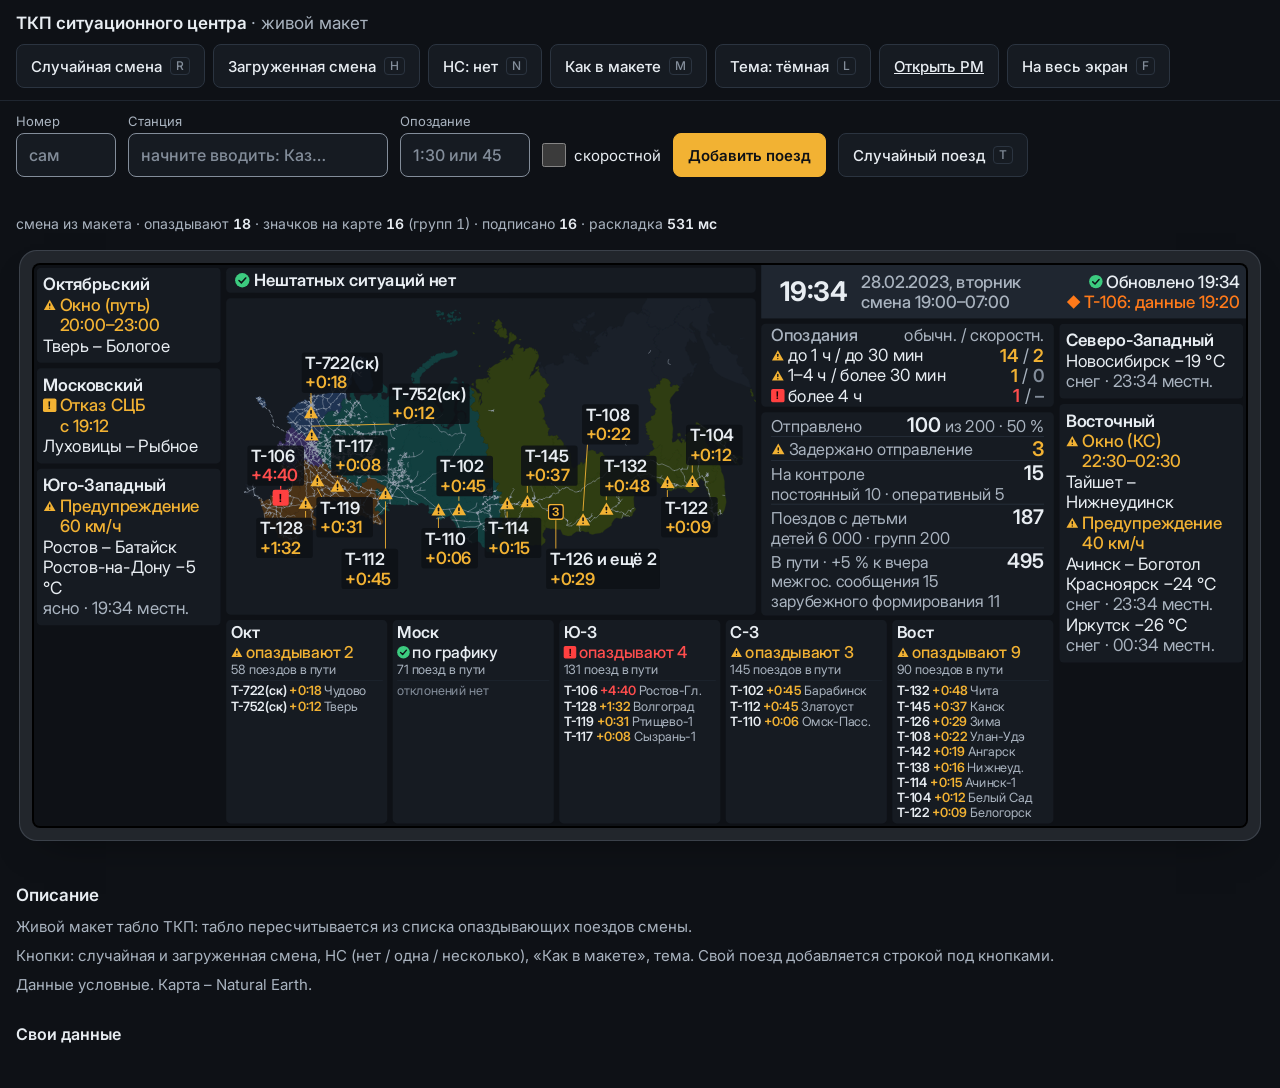
<file: index.html>
<!doctype html>
<html lang="ru">
<head>
<meta charset="utf-8">
<meta name="viewport" content="width=device-width, initial-scale=1">
<title>ТКП ситуационного центра&nbsp;– демо</title>
<meta name="description" content="Табло коллективного пользования ситуационного центра железной дороги: макет, который сам пересчитывается и раскладывает подписи при любых данных смены.">
<meta property="og:title" content="ТКП ситуационного центра – демо">
<meta property="og:description" content="Табло 5400×2500 собирается из данных смены: счётчики, колонки полигонов, карта и подписи поездов.">
<link rel="preconnect" href="https://fonts.googleapis.com">
<link rel="preconnect" href="https://fonts.gstatic.com" crossorigin>
<link href="https://fonts.googleapis.com/css2?family=Inter:wght@400;500;600;700&amp;display=block" rel="stylesheet">
<link rel="stylesheet" href="css/board.css">
<script>try{var t=new URLSearchParams(location.search).get("theme")||localStorage.getItem("tkp-theme");if(t==="light")document.documentElement.dataset.theme="light"}catch(e){}</script>
</head>
<body>
<header class="bar">
  <h1>ТКП ситуационного центра <span>· живой макет</span></h1>
  <div class="btns" role="group" aria-label="Управление">
    <button class="btn" id="rand" type="button">Случайная смена <kbd>R</kbd></button>
    <button class="btn" id="heavy" type="button" aria-pressed="false">Загруженная смена <kbd>H</kbd></button>
    <button class="btn" id="ns" type="button" aria-pressed="false"><span id="ns-txt">НС: нет</span> <kbd>N</kbd></button>
    <button class="btn" id="sample" type="button">Как в&nbsp;макете <kbd>M</kbd></button>
    <button class="btn" id="theme" type="button" aria-pressed="false"><span id="theme-txt">Тема: тёмная</span> <kbd>L</kbd></button>
    <a class="btn" href="rm.html" target="rm">Открыть РМ</a>
    <button class="btn" id="full" type="button">На&nbsp;весь экран <kbd>F</kbd></button>
  </div>
</header>
<form class="add" id="add" autocomplete="off" aria-label="Добавить поезд на табло">
  <label class="f f-id"><span>Номер</span><input id="a-id" placeholder="сам" maxlength="9"></label>
  <label class="f f-st"><span>Станция</span><input id="a-st" list="st-list" placeholder="начните вводить: Каз…"></label>
  <datalist id="st-list"></datalist>
  <label class="f f-dl"><span>Опоздание</span><input id="a-dl" placeholder="1:30 или 45"></label>
  <label class="chk"><input type="checkbox" id="a-sp"> скоростной</label>
  <button class="btn btn-acc" type="submit">Добавить поезд</button>
  <button class="btn" type="button" id="a-rand">Случайный поезд <kbd>T</kbd></button>
  <p class="add-msg" id="a-msg" aria-live="polite"></p>
  <div class="chips" id="a-list"></div>
</form>
<p class="stat" id="stat" aria-live="polite">Загрузка…</p>
<main class="stage">
  <div class="board-wrap" id="wrap"><div class="board" id="board"></div></div>
</main>
<section class="foot">
  <h2>Описание</h2>
  <p>Живой макет табло ТКП: табло пересчитывается из&nbsp;списка опаздывающих поездов смены.</p>
  <p>Кнопки: случайная и&nbsp;загруженная смена, НС (нет / одна / несколько), «Как в&nbsp;макете», тема. Свой поезд добавляется строкой под кнопками.</p>
  <p>Данные условные. Карта&nbsp;– Natural Earth.</p>
  <details>
    <summary>Свои данные</summary>
    <p>Смена в&nbsp;JSON. Обязательны <code>id</code>, <code>delay</code> (минуты) и&nbsp;станция из&nbsp;каталога или <code>"lat"</code>, <code>"lon"</code>.</p>
    <textarea id="json" spellcheck="false" aria-label="Данные смены в формате JSON"></textarea>
    <p><button class="btn" id="apply" type="button">Показать</button></p>
    <p class="err" id="err" hidden></p>
    <p><b>Каталог станций:</b> <span id="stations"></span></p>
  </details>
</section>
<!-- обычные скрипты, а не модули: так страница открывается и двойным кликом (file:///). Собираются tools/build.py из js/*.js -->
<script src="data/data.js"></script>
<script src="js/bundle.js"></script>
</body>
</html>
</file>
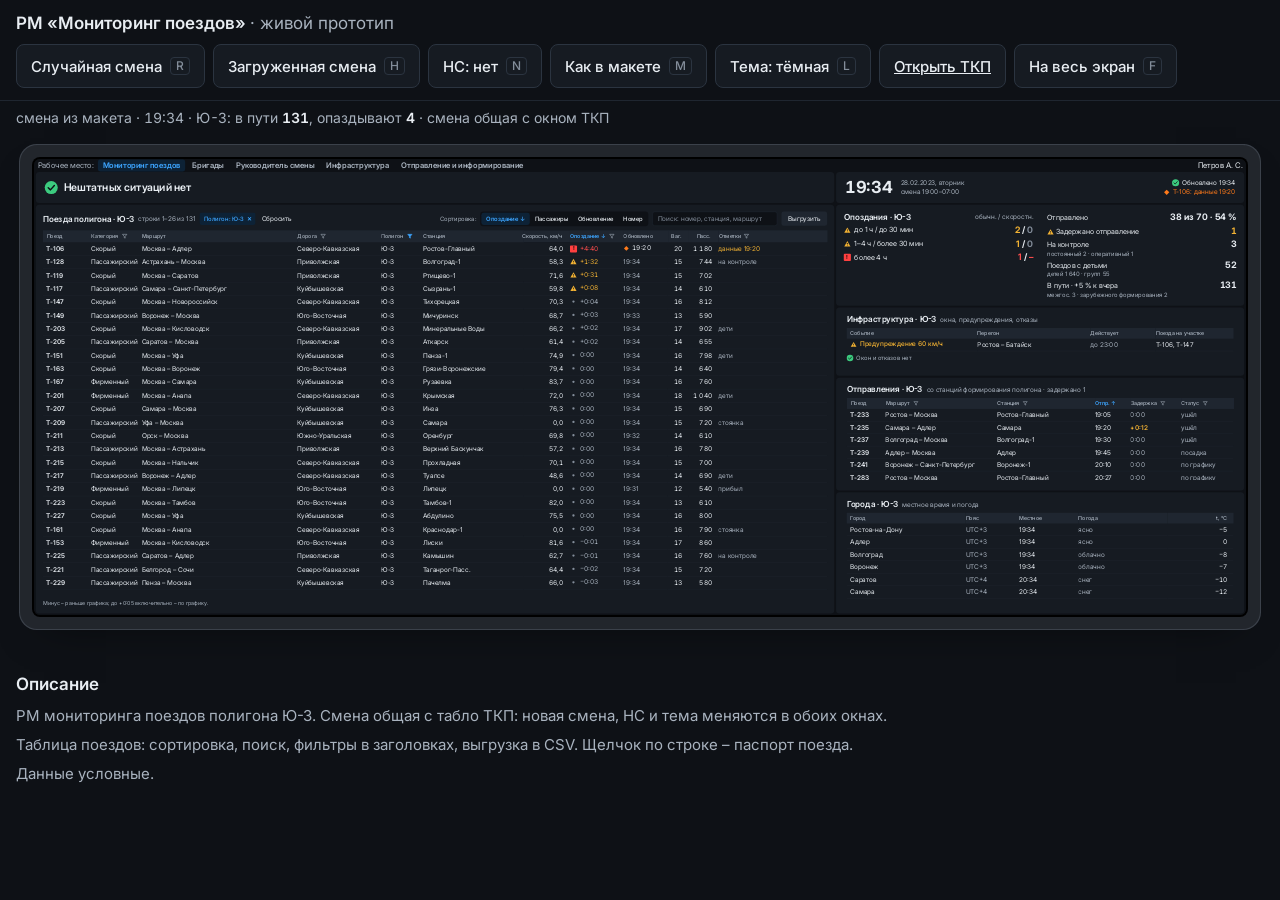
<file: rm.html>
<!doctype html>
<html lang="ru">
<head>
<meta charset="utf-8">
<meta name="viewport" content="width=device-width, initial-scale=1">
<title>РМ мониторинга поездов&nbsp;– живой прототип</title>
<meta name="description" content="Рабочее место «Мониторинг поездов полигона» ситуационного центра: таблица поездов, паспорт поезда, показатели полигона. Смена общая с табло ТКП.">
<link rel="preconnect" href="https://fonts.googleapis.com">
<link rel="preconnect" href="https://fonts.gstatic.com" crossorigin>
<link href="https://fonts.googleapis.com/css2?family=Inter:wght@400;500;600;700&amp;display=block" rel="stylesheet">
<link rel="stylesheet" href="css/board.css">
<link rel="stylesheet" href="css/rm.css">
<script>try{var t=new URLSearchParams(location.search).get("theme")||localStorage.getItem("tkp-theme");if(t==="light")document.documentElement.dataset.theme="light"}catch(e){}</script>
</head>
<body class="rm-page">
<header class="bar">
  <h1>РМ «Мониторинг поездов» <span>· живой прототип</span></h1>
  <div class="btns" role="group" aria-label="Управление сменой">
    <button class="btn" id="rand" type="button">Случайная смена <kbd>R</kbd></button>
    <button class="btn" id="heavy" type="button" aria-pressed="false">Загруженная смена <kbd>H</kbd></button>
    <button class="btn" id="ns" type="button" aria-pressed="false"><span id="ns-txt">НС: нет</span> <kbd>N</kbd></button>
    <button class="btn" id="sample" type="button">Как в&nbsp;макете <kbd>M</kbd></button>
    <button class="btn" id="theme" type="button" aria-pressed="false"><span id="theme-txt">Тема: тёмная</span> <kbd>L</kbd></button>
    <a class="btn" id="open-tkp" href="index.html" target="tkp">Открыть ТКП</a>
    <button class="btn" id="full" type="button">На&nbsp;весь экран <kbd>F</kbd></button>
  </div>
</header>
<p class="stat" id="stat" aria-live="polite">Загрузка…</p>
<main class="stage">
  <div class="board-wrap rm-wrap" id="wrap">
    <div class="rm" id="rm">
      <nav class="rm-top" aria-label="Рабочее место">
        <span class="rm-top-l">Рабочее место:</span>
        <a class="rm-tab on" data-role="trains" href="rm.html" aria-current="page">Мониторинг поездов</a>
        <a class="rm-tab" data-role="crews" href="rm.html?role=crews">Бригады</a>
        <a class="rm-tab" data-role="lead" href="rm.html?role=lead">Руководитель смены</a>
        <a class="rm-tab" data-role="infra" href="rm.html?role=infra">Инфраструктура</a>
        <a class="rm-tab" data-role="info" href="rm.html?role=info">Отправление и&nbsp;информирование</a>
        <span class="rm-user">Петров А.&nbsp;С.</span>
      </nav>
      <section class="p rm-alarm" id="alarm" aria-live="polite"></section>
      <section class="p rm-time" id="time" aria-label="Время и свежесть данных"></section>
      <section class="p rm-list" aria-labelledby="list-h">
        <div class="lh">
          <h2 id="list-h">Поезда полигона · <span id="list-poly">Ю-З</span></h2>
          <span class="sec" id="rows-info"></span>
          <span class="chips-f" id="chips"></span>
          <button type="button" class="link" id="reset">Сбросить</button>
          <span class="sort-l">Сортировка:</span>
          <div class="sort" role="group" aria-label="Сортировка" id="sort"></div>
          <input id="q" type="search" placeholder="Поиск: номер, станция, маршрут" aria-label="Поиск по номеру, станции, маршруту" autocomplete="off">
          <button type="button" class="pbtn" id="export">Выгрузить</button>
        </div>
        <div class="tbl" id="tbl" tabindex="-1">
          <table>
            <colgroup><col style="width:162px"><col style="width:170px"><col style="width:524px"><col style="width:283px"><col style="width:140px"><col style="width:339px"><col style="width:156px"><col style="width:180px"><col style="width:150px"><col style="width:70px"><col style="width:100px"><col style="width:366px"></colgroup>
            <thead id="th"></thead>
            <tbody id="tb"></tbody>
          </table>
        </div>
        <p class="note">Минус&nbsp;– раньше графика; до&nbsp;+0:05 включительно&nbsp;– по&nbsp;графику.</p>
      </section>
      <section class="p rm-late" id="late" aria-label="Опоздания и показатели полигона"></section>
      <div id="right"></div>
      <div class="fmenu" id="fmenu" hidden role="dialog" aria-label="Фильтр колонки"></div>
    </div>
  </div>
</main>
<section class="foot">
  <h2>Описание</h2>
  <p>РМ мониторинга поездов полигона Ю-З. Смена общая с&nbsp;табло ТКП: новая смена, НС и&nbsp;тема меняются в&nbsp;обоих окнах.</p>
  <p>Таблица поездов: сортировка, поиск, фильтры в&nbsp;заголовках, выгрузка в&nbsp;CSV. Щелчок по&nbsp;строке&nbsp;– паспорт поезда.</p>
  <p>Данные условные.</p>
</section>
<!-- обычные скрипты, а не модули: так страница открывается и двойным кликом (file:///). Собираются tools/build.py из js/*.js -->
<script src="data/data.js"></script>
<script src="js/rm-bundle.js"></script>
</body>
</html>
</file>
<file: css/board.css>
[hidden]{display:none!important}
:root{
  --bezel:#22262c; --bezel-edge:#3b414a;
  --bg:#0e1116; --panel:#161b22; --line:#1f2630; --line2:#2b3440;
  --text:#e8edf2; --sec:#a9b3bf; --mut:#838d9a;
  --amb:#f2b233; --red:#ff4d4d; --rbg:#1a0507; --green:#3ccb7f; --orange:#ff7a1a;
  /* значки (заливка и знак) отдельно от текста: в светлой теме текст темнее, чем заливка значка */
  --amb-mk:#f2b233; --red-mk:#ff4040; --green-mk:#3ccb7f; --orange-mk:#ff7a1a;
  --glyph-a:#0e1116; --glyph-r:#1a0507; --glyph-g:#0e1116; --on-amb:#0e1116;
  --ns-bg:#5a0f14; --pressed:#2a1013; --pressed-fg:#fff;
  --lbl-bg:rgba(14,17,22,.85); --lbl-ns-bg:rgba(26,5,7,.95);
  --ring:none; --ring-shadow:none;
  color-scheme:dark;
}
/* светлая тема – палитра светлых ТКП и РМ в Figma (контраст текста ≥ 4,5:1, значков ≥ 3:1) */
:root[data-theme="light"]{
  --bg:#f3f5f7; --panel:#ffffff; --line:#e4e8ed; --line2:#d3d9e0;
  --text:#14181e; --sec:#4a5562; --mut:#5c6672;
  --amb:#8a5600; --red:#c62828; --rbg:#fde7e7; --green:#15703f; --orange:#a84300;
  --amb-mk:#c48600; --red-mk:#d92d2d; --green-mk:#178a4c; --orange-mk:#c85000;
  --glyph-a:#fff; --glyph-r:#fff; --glyph-g:#fff; --on-amb:#fff;
  --ns-bg:#c62828; --pressed:#fde7e7; --pressed-fg:#14181e;
  --lbl-bg:rgba(243,245,247,.88); --lbl-ns-bg:rgba(253,231,231,.95);
  --ring:#fff; --ring-shadow:0 0 0 6px #fff;
  color-scheme:light;
}
*{box-sizing:border-box;margin:0}
html{background:var(--bg)}
body{background:var(--bg);color:var(--text);font-family:Inter,system-ui,sans-serif;-webkit-font-smoothing:antialiased}
::selection{background:var(--amb);color:var(--bg)}

/* ---------- обвязка демо ---------- */
.bar{display:flex;flex-wrap:wrap;gap:10px 16px;align-items:center;padding:12px 16px;border-bottom:1px solid var(--line)}
.bar h1{font-size:17px;font-weight:600;margin-right:auto;line-height:1.3}
.bar h1 span{color:var(--sec);font-weight:400}
.btns{display:flex;flex-wrap:wrap;gap:8px}
.btn{font:500 15px/1 Inter,system-ui,sans-serif;color:var(--text);background:var(--panel);border:1px solid var(--line2);
  border-radius:8px;padding:11px 14px;cursor:pointer;min-height:44px;display:inline-flex;gap:8px;align-items:center}
.btn:hover{border-color:var(--sec)}
.btn[aria-pressed="true"]{background:var(--pressed);border-color:var(--red);color:var(--pressed-fg)}
.btn kbd{font:inherit;font-size:12px;color:var(--mut);border:1px solid var(--line2);border-radius:4px;padding:2px 5px}
.btn:focus-visible,summary:focus-visible,textarea:focus-visible{outline:3px solid var(--amb);outline-offset:2px}
.add{display:flex;flex-wrap:wrap;gap:10px 12px;align-items:flex-end;padding:12px 16px 0}
.f{display:flex;flex-direction:column;gap:4px;font-size:13px;color:var(--sec)}
.f input{font:500 16px/1.2 Inter,system-ui,sans-serif;color:var(--text);background:var(--panel);border:1px solid var(--mut);
  border-radius:8px;padding:11px 12px;min-height:44px;caret-color:var(--amb)}
.f input::placeholder{color:var(--mut)}
.f input:focus-visible,.chk input:focus-visible{outline:3px solid var(--amb);outline-offset:1px}
.f-id input{width:100px} .f-st input{width:260px} .f-dl input{width:130px}
.f input[aria-invalid="true"]{border-color:var(--red)}
.chk{display:flex;align-items:center;gap:8px;min-height:44px;font-size:15px;color:var(--text);cursor:pointer}
.chk input{width:24px;height:24px;accent-color:var(--amb)}
.btn-acc{background:var(--amb);color:var(--on-amb);border-color:var(--amb);font-weight:600}
.btn-acc:hover{border-color:#fff}
.add-msg{flex-basis:100%;font-size:14px;color:var(--sec);min-height:20px}
.add-msg.bad{color:var(--red)} .add-msg b{color:var(--text);font-weight:600}
.chips{flex-basis:100%;display:flex;flex-wrap:wrap;gap:6px}
.chips:empty{display:none}
.chip{display:inline-flex;align-items:center;gap:6px;font-size:14px;background:var(--panel);border:1px solid var(--line2);border-radius:999px;padding:2px 4px 2px 12px}
.chip button{font:inherit;color:var(--sec);background:none;border:0;border-radius:999px;min-width:32px;min-height:32px;cursor:pointer}
.chip button:hover{color:var(--text);background:var(--line2)}
.chip button:focus-visible{outline:2px solid var(--amb)}
body.present .add{display:none}
@keyframes flash{0%,100%{outline-color:transparent}30%,70%{outline-color:var(--amb-mk)}}
.board .flash{outline:14px solid transparent;outline-offset:14px;border-radius:16px;animation:flash 1.2s ease-in-out 2}
@media (prefers-reduced-motion:reduce){.board .flash{animation:none;outline-color:var(--amb)}}
.stat{font-size:14px;color:var(--sec);padding:8px 16px 0;min-height:30px;font-variant-numeric:tabular-nums}
.stat b{color:var(--text);font-weight:600}
.stage{padding:28px 34px 36px}
/* рамка дисплея: корпус монитора тенью, размеры экрана не меняет (масштаб считается от clientWidth) */
.board-wrap{position:relative;width:100%;aspect-ratio:5400/2500;overflow:hidden;border-radius:6px;background:var(--bg);
  box-shadow:0 0 0 2px #000,0 0 0 14px var(--bezel),0 0 0 15px var(--bezel-edge),0 18px 40px -10px rgba(0,0,0,.55)}
.foot{padding:0 16px 32px;max-width:1100px;color:var(--sec);font-size:15px;line-height:1.55}
.foot h2{font-size:17px;color:var(--text);font-weight:600;margin:20px 0 6px}
.foot p+p{margin-top:6px}
.foot code{font-size:13px;color:var(--text)}
details{margin-top:16px}
summary{cursor:pointer;color:var(--text);font-weight:600;font-size:16px;min-height:44px;display:flex;align-items:center}
textarea{width:100%;min-height:320px;background:var(--panel);color:var(--text);border:1px solid var(--line2);border-radius:8px;
  padding:12px;font:13px/1.45 ui-monospace,Consolas,monospace;caret-color:var(--amb);border-color:var(--mut)}
.err{color:var(--red);margin-top:8px}
body.present .bar,body.present .stat,body.present .foot{display:none}
body.present .stage{padding:0}
body.present .board-wrap{border-radius:0;box-shadow:none}

/* ---------- табло 5400×2500 (координаты – px табло, как в Figma) ---------- */
.board{position:absolute;left:0;top:0;width:5400px;height:2500px;transform-origin:0 0;background:var(--bg);
  white-space:nowrap}
.board p{margin:0}
.z{position:absolute;background:var(--panel);border-radius:20px;overflow:hidden}
.row{display:flex;align-items:center}
.mk{flex:none;display:block}
.mk-r{display:inline-flex;align-items:center;justify-content:center;background:var(--red-mk);color:var(--glyph-r);font-weight:700;line-height:1}
.mk .b-a{fill:var(--amb-mk)} .mk .g-a{fill:var(--glyph-a)} .mk .b-g{fill:var(--green-mk)} .mk .g-g{stroke:var(--glyph-g)} .mk .b-o{fill:var(--orange-mk)}
svg.mk{overflow:visible}
/* светлая тема: значки на карте – с белой обводкой, иначе жёлтый к заливке полигона ниже 3:1 */
.map-mk .b-a{stroke:var(--ring);stroke-width:7;stroke-linejoin:round;paint-order:stroke}
span.map-mk.mk-r{box-shadow:var(--ring-shadow)}
:root[data-theme="light"] .z2-ns .mk-r{background:#fff;color:var(--ns-bg)}
#theme[aria-pressed="true"]{background:var(--panel);border-color:var(--line2);color:var(--text)}
.amb{color:var(--amb)} .red{color:var(--red)} .sec{color:var(--sec)} .mut{color:var(--mut)} .sb{font-weight:600}

.z1{left:3240px;top:0;width:2160px;height:238px;background:var(--line);border-radius:0}
/* как в Figma (Z1 В/Г): «Обновлено» прижато к правому краю (поле 28) и стоит по верхней строке даты */
.z1-in{position:absolute;left:82px;right:28px;top:28px;display:flex;gap:60px;align-items:center}
.z1-time{font-size:120px;font-weight:700;line-height:144px}
.z1-date{font-size:76px;font-weight:500;line-height:91px;color:var(--sec)}
.z1-fresh{margin-left:auto;align-self:flex-start;display:flex;flex-direction:column;align-items:flex-end;font-size:76px;font-weight:500;line-height:91px}
.z1-fresh .row{gap:14px}
.stale{color:var(--orange)}

.z2{left:856px;top:12px;width:2360px;height:112px;z-index:2}
.z2-ok{position:absolute;left:40px;top:11px;gap:18px;font-size:75px;font-weight:600;line-height:90px}
.z2-ns{height:300px;background:var(--ns-bg);box-shadow:inset 0 0 0 8px var(--red-mk);color:#fff}
.z2-ns>.mk-r{position:absolute;left:56px;top:70px}
.ns-title,.ns-min{position:absolute;top:21px;font-size:96px;font-weight:700;line-height:110px}
.ns-sub,.ns-min-sub{position:absolute;top:167px;font-size:75px;line-height:86px}
.ns-title,.ns-sub{left:256px}
.ns-min,.ns-min-sub{right:120px;text-align:right}

.z3{left:3240px;top:262px;width:1304px;height:370px;padding:5px 44px}
.z3-row{display:flex;justify-content:space-between;align-items:center;font-size:75px;line-height:90px}
.z3-row .row{gap:16px}
.z3-head{color:var(--sec)} .z3-head p:first-child{font-weight:500}
.z3-num{font-size:80px;line-height:90px} .z3-num b{font-weight:600} .z3-num .sep{color:var(--sec)}

.z4{left:856px;top:148px;width:2360px;height:1410px}
.map-base,.map-svg{position:absolute;left:0;top:0;width:2360px;height:1410px}
.map-mk{position:absolute}
.lbl{position:absolute;height:180px;padding:4px 16px;background:var(--lbl-bg);border-radius:12px;display:flex;flex-direction:column;
  justify-content:center;font-size:75px;font-weight:600;line-height:1.15;overflow:hidden}
.lbl-ns{width:390px;height:100px;flex-direction:row;align-items:center;gap:22px;background:var(--lbl-ns-bg);box-shadow:inset 0 0 0 5px var(--red-mk)}

.z5{left:3240px;top:656px;width:1304px;height:906px;padding:2px 44px;font-size:73px;line-height:88px}
.z5 hr{border:0;height:3px;background:var(--line2);margin:0}
.z5 .kv{display:flex;justify-content:space-between;align-items:baseline;padding-top:4px;color:var(--sec)}
.z5 .kv .row{gap:14px}
.z5 .kv b{font-size:90px;line-height:100px;font-weight:600;color:var(--text)}
.z5 .kv b.amb{color:var(--amb)}
.z5 .sub{color:var(--sec)}
.z5 .sub:last-child{padding-bottom:4px}
.z5-ns{padding:74px 44px;box-shadow:inset 0 0 0 8px var(--red-mk);color:var(--text);display:flex;flex-direction:column;gap:14px}
.z5-ns hr{background:var(--line);margin:20px 0}
.z5-ns .log{display:flex;gap:20px} .z5-ns .log .t{width:200px;color:var(--sec);font-weight:500}
.z5-ns .log.next{font-weight:600} .z5-ns .log.next .t{color:var(--amb);font-weight:600}

.z6{top:1582px;width:718px;height:906px;padding:12px 20px}
.z6-name{font-size:73px;font-weight:600;line-height:87px}
.z6 .st{gap:12px;font-size:73px;font-weight:500;line-height:87px}
.z6-tr{font-size:57px;line-height:68px;color:var(--sec)}
.z6 hr{border:0;height:3px;background:var(--line);margin:14px 0 10px}
.t-row{display:flex;gap:12px;font-size:57px;line-height:68px;overflow:hidden}
.t-row b{font-weight:600;flex:none}
.t-row span{min-width:0;overflow:hidden;text-overflow:ellipsis}

.z7,.z8{background:none;display:flex;flex-direction:column;gap:24px;width:820px;border-radius:0;overflow:hidden}
.z7{left:12px;top:12px;height:2126px} .z8{left:4568px;top:262px;height:1876px}
.card{background:var(--panel);border-radius:20px;padding:28px 20px 32px 28px;font-size:76px;line-height:91px;white-space:normal}
.card .name{font-weight:600}
.card .ev{display:flex;gap:14px;align-items:flex-start;color:var(--amb);font-weight:500}
.card .ev .mk{margin-top:16px}
.card .ev.red{color:var(--red)}
.mk-q{background:var(--amb-mk);color:var(--glyph-a)}

/* несколько НС */
.z2-multi{padding:12px 44px}
.ns-row{display:flex;align-items:center;gap:24px;height:92px}
.ns-txt{flex:1;min-width:0;font-size:75px;line-height:90px;overflow:hidden;text-overflow:ellipsis}
.ns-txt b{font-weight:700}
.ns-t{font-size:75px;font-weight:700;line-height:90px}
.z5-multi{padding:20px 44px}
.ns-head{display:flex;justify-content:space-between;font-weight:700}

/* группа поездов на карте: плашка с числом (красные + жёлтые) */
.grp{height:72.8px;border-radius:14px;background:var(--bg);box-shadow:inset 0 0 0 6px var(--amb-mk);display:flex;align-items:center;
  justify-content:center;gap:2px;font-size:52px;font-weight:700;line-height:1}
.grp-r{box-shadow:inset 0 0 0 6px var(--red-mk)}
.grp i{font-style:normal;color:var(--sec);font-weight:600}
</file>
<file: css/rm.css>
/* РМ «Мониторинг поездов» 4080×1536: координаты – px экрана, как в Figma (187:4071). Токены цвета – из board.css */
:root{--blue:#3da5ff; --selbg:#0d2236; --chipbg:#0d2236; --ambbg:#2a1f08}
:root[data-theme="light"]{--blue:#1a5fb4; --selbg:#e3eefb; --chipbg:#e3eefb; --ambbg:#fdf3dc}

.rm-wrap{aspect-ratio:4080/1536}
.rm{position:absolute;left:0;top:0;width:4080px;height:1536px;transform-origin:0 0;background:var(--bg);color:var(--text);
  font-size:22px;line-height:1.25;white-space:nowrap}
/* цифры одной ширины только в числах: у Inter «tnum» раздвигает и дефис («Ю - З») */
.rm td.r,.rm .num,.rm td .c,.rm-late b,.rm-time .tm{font-variant-numeric:tabular-nums}
.rm p,.rm h2,.rm h3{margin:0;font:inherit}
.rm .p{position:absolute;background:var(--panel);border-radius:12px;overflow:hidden}
.rm .sec{color:var(--sec)} .rm .mut{color:var(--mut)}
.rm .amb{color:var(--amb)} .rm .red{color:var(--red)} .rm .org{color:var(--orange)} .rm .grn{color:var(--green)} .rm .blue{color:var(--blue)}
.rm .mk{flex:none;display:inline-block;vertical-align:middle}
.rm .mk-r{display:inline-flex;align-items:center;justify-content:center;background:var(--red-mk);color:var(--glyph-r);font-weight:700;line-height:1}
.rm .mk-q{background:var(--amb-mk);color:var(--glyph-a)}
.rm .mk-n{fill:var(--mut)}
.rm button,.rm input,.rm select{font:inherit;color:inherit}
.rm :focus-visible{outline:3px solid var(--amb);outline-offset:2px}

/* шапка: роль и пользователь */
.rm-top{position:absolute;left:0;top:0;width:4080px;height:44px;display:flex;align-items:center;gap:8px;padding:0 12px;font-size:26px;color:var(--sec)}
.rm-top-l{margin-right:6px}
.rm-tab{padding:2px 16px;border-radius:8px;font-weight:600;color:var(--sec);line-height:36px}
.rm-tab.on{background:var(--chipbg);color:var(--blue)}
.rm-user{margin-left:auto;font-size:26px;color:var(--text)}

/* тревоги и НС */
.rm-alarm{left:6px;top:44px;width:2688px;height:104px;display:flex;align-items:center;gap:20px;padding:0 30px}
.rm-alarm .ok{font-size:36px;font-weight:600}
.rm-alarm.ns{background:var(--ns-bg);box-shadow:inset 0 0 0 4px var(--red-mk);color:#fff}
.rm-alarm.ns .t{font-size:36px;font-weight:600;flex:1;min-width:0;overflow:hidden;text-overflow:ellipsis}
.rm-alarm.ns .t span{font-weight:400}
.rm-alarm.ns .m{font-size:40px;font-weight:700}
.rm-alarm.ns .o{font-size:22px;opacity:.9}
:root[data-theme="light"] .rm-alarm.ns .mk-r{background:#fff;color:var(--ns-bg)}
.rm-alarm .other{font-size:22px;color:var(--sec);margin-left:auto}

/* время и данные */
.rm-time{left:2700px;top:44px;width:1374px;height:104px;display:flex;align-items:center;gap:28px;padding:0 30px}
.rm-time .tm{font-size:56px;font-weight:700}
.rm-time .dt{color:var(--sec);line-height:1.3}
.rm-time .fr{margin-left:auto;display:flex;flex-direction:column;align-items:flex-end;gap:4px}
.rm-time .fr p{display:flex;align-items:center;gap:10px}

/* поезда полигона */
.rm-list{left:6px;top:154px;width:2688px;height:1376px;padding:22px 24px}
.lh{display:flex;align-items:center;gap:14px;height:50px}
.lh h2{font-size:28px;font-weight:600}
.fchip{display:inline-flex;align-items:center;background:var(--chipbg);color:var(--blue);border-radius:8px;font-weight:500;padding-left:14px;height:42px}
.fchip select{background:transparent;border:0;color:var(--blue);font-weight:500;padding:0 4px;cursor:pointer;appearance:none}
.fchip select option{color:var(--text);background:var(--panel)}
.fchip button{background:none;border:0;color:var(--blue);font-size:26px;width:40px;height:42px;cursor:pointer}
.link{background:none;border:0;color:var(--blue);font-weight:500;cursor:pointer;padding:6px}
.sort-l{margin-left:auto;font-size:20px;color:var(--sec)}
.sort{display:flex;background:var(--bg);border-radius:10px;padding:4px}
.sort button{background:none;border:0;border-radius:8px;font-size:20px;font-weight:500;padding:8px 16px;cursor:pointer}
.sort button[aria-pressed="true"]{color:var(--blue);font-weight:600;background:var(--chipbg)}
#q{width:420px;height:48px;border-radius:8px;border:1px solid var(--line2);background:var(--bg);padding:0 16px}
#q::placeholder{color:var(--mut)}
.pbtn{background:var(--line);border:0;border-radius:8px;height:48px;padding:0 22px;cursor:pointer}
.pbtn:hover,.fchip button:hover,.sort button:hover{filter:brightness(1.15)}
.tbl{margin-top:14px;height:1210px;overflow:auto;scrollbar-width:thin;scrollbar-color:var(--line2) transparent}
.rm table{border-collapse:separate;border-spacing:0;table-layout:fixed;width:100%}
.rm th{position:sticky;top:0;z-index:1;background:var(--line);height:40px;font-size:18px;font-weight:500;color:var(--sec);text-align:left;padding:0 12px 0 0}
.rm th:first-child,.rm td:first-child{padding-left:12px}
.rm th.r,.rm td.r{text-align:right;padding-right:22px}
.rm th.blue{color:var(--blue)}
.rm td{height:45px;border-bottom:1px solid var(--line);padding:0 6px 0 0;overflow:hidden;text-overflow:ellipsis}
.rm tbody tr{cursor:pointer}
.rm tbody tr:hover td{background:color-mix(in srgb,var(--line) 55%,transparent)}
.rm tr.sel td{background:var(--selbg)!important;box-shadow:inset 0 2px var(--blue),inset 0 -2px var(--blue)}
.rm tr.sel td:first-child{box-shadow:inset 2px 2px var(--blue),inset 0 -2px var(--blue)}
.rm tr.sel td:last-child{box-shadow:inset -2px 2px var(--blue),inset 0 -2px var(--blue)}
.rm td .c{display:inline-flex;align-items:center;gap:10px}
.rm td b{font-weight:600}
.rm .note{position:absolute;left:24px;bottom:22px;font-size:18px;color:var(--sec)}
.rm .empty{padding:40px 12px;color:var(--sec);white-space:normal}

/* блоки справа */
.rm .bh{display:flex;align-items:baseline;gap:14px;margin-bottom:12px}
.rm .bh h2{font-size:28px;font-weight:600}
.rm-late{left:2700px;top:154px;width:1374px;height:340px;padding:22px 26px;display:grid;grid-template-columns:1fr 1fr;column-gap:46px}
.rm-late .k{display:flex;align-items:center;gap:12px;font-size:24px;height:46px}
.rm-late .k .v{margin-left:auto;font-size:30px;font-weight:700}
.rm-late .k.h{font-size:22px;color:var(--sec);height:40px;justify-content:space-between}
.rm-late .k.h h2{font-size:28px;font-weight:600;color:var(--text)}
.rm-late .s{display:flex;justify-content:space-between;align-items:baseline;font-size:24px;min-height:40px}
.rm-late .s b{font-size:30px;font-weight:700}
.rm-late .s small{display:block;font-size:20px;color:var(--sec);margin-top:2px}
.rm-late .s+.s{margin-top:6px}
.rm-blk{position:absolute;left:2700px;width:1374px;padding:22px 36px}
.rm-blk table th{background:var(--line);height:36px;position:static}
.rm-blk td{height:42px}
.rm-infra{top:500px;height:230px} .rm-dep{top:736px;height:380px} .rm-city{top:1122px;height:408px}
.rm-infra .foot-ok{display:flex;align-items:center;gap:10px;margin-top:10px;font-size:20px;color:var(--sec)}

/* паспорт поезда: на месте отправлений и городов */
.pass{position:absolute;left:2700px;top:500px;width:1374px;height:1030px;background:var(--panel);border-radius:12px;box-shadow:inset 0 0 0 2px var(--blue);
  padding:24px 26px;display:flex;flex-direction:column;white-space:normal}
.pass .ph{display:flex;align-items:baseline;gap:16px}
.pass .ph h2{font-size:30px;font-weight:600}
.pass .close{margin-left:auto;align-self:center;background:none;border:1px solid var(--line2);border-radius:8px;height:42px;padding:0 16px;cursor:pointer;color:var(--sec)}
.pass .close:hover{color:var(--text);border-color:var(--sec)}
.tabs{display:flex;gap:6px;border-bottom:1px solid var(--line);margin-top:10px}
.tabs button{background:none;border:0;border-bottom:3px solid transparent;padding:10px 16px;font-size:22px;color:var(--sec);cursor:pointer;font-weight:500}
.tabs button[aria-selected="true"]{color:var(--blue);border-color:var(--blue)}
.pb{flex:1;min-height:0;overflow:auto;padding-top:16px;scrollbar-width:thin}
.big{display:flex;align-items:center;gap:22px;border-radius:10px;padding:16px 22px;background:var(--line)}
.big.red{background:var(--rbg)} .big.amb{background:var(--ambbg)}
.big .d{font-size:44px;font-weight:700;line-height:1.1}
.big .r2{margin-left:auto;text-align:right;display:flex;flex-direction:column;gap:6px;align-items:flex-end}
.big .r2 p{display:flex;align-items:center;gap:10px}
.prog{margin-top:18px}
.prog .now{text-align:center;font-weight:600}
.bar2{height:6px;border-radius:3px;background:var(--line2);margin:8px 0 6px;position:relative}
.bar2 i{position:absolute;left:0;top:0;bottom:0;border-radius:3px;background:var(--sec)}
.bar2 i::after{content:"";position:absolute;right:-3px;top:-1px;width:6px;height:8px;border-radius:2px;background:var(--red-mk)}
.bar2.ok i::after{background:var(--green-mk)} .bar2.amb i::after{background:var(--amb-mk)}
.ends{display:grid;grid-template-columns:1fr auto 1fr;gap:12px;font-size:20px}
.ends b{font-size:22px;font-weight:600;color:var(--text);display:block}
.ends .c{text-align:center;color:var(--sec)} .ends .e{text-align:right}
.kv{display:grid;grid-template-columns:repeat(4,1fr);gap:16px 20px;margin-top:22px}
.kv p{font-size:20px;color:var(--sec)}
.kv p+p{font-size:24px;color:var(--text);margin-top:4px;font-weight:500}
.kv .w2{grid-column:span 2}
.pass .h3{font-size:24px;font-weight:600;margin-top:26px}
.pact{display:flex;gap:12px;margin-top:22px}
.pact .pbtn{font-weight:600}
.pact .pbtn.ns{background:transparent;box-shadow:inset 0 0 0 2px var(--red-mk);color:var(--red)}
.pact .pbtn.ns.on{background:var(--rbg)}
.cs{font-size:20px;color:var(--sec)}
.strip{display:grid;grid-auto-flow:column;grid-auto-columns:1fr;gap:6px;margin:14px 0}
.strip span{background:var(--line);border-radius:6px;text-align:center;padding:6px 0;font-size:22px;font-weight:600;line-height:1.1}
.strip small{display:block;font-size:15px;color:var(--sec);font-weight:400}
.pass table td{height:31px;font-size:20px}
.pass table th{position:static;height:32px;font-size:17px}
.pass tr.sum td{background:var(--line);font-weight:700}
.kpis{display:grid;grid-template-columns:repeat(4,1fr);gap:12px}
.kpis div{background:var(--line);border-radius:8px;padding:12px 16px}
.kpis b{display:block;font-size:30px;font-weight:700}
.kpis span{font-size:20px;color:var(--sec)}
.ops{margin-top:12px}
.ops td{height:40px!important}
.ops td.ck{text-align:center}
.ops th.ck{text-align:center}
.ops tbody tr.cur td{background:var(--selbg)}
.opcard{background:var(--line);border-radius:10px;padding:16px 18px;margin-top:14px}
.opcard .g{display:grid;grid-template-columns:repeat(4,1fr);gap:12px;margin:10px 0}
.opcard .g p{font-size:18px;color:var(--sec)} .opcard .g p+p{font-size:24px;font-weight:600;color:var(--text)}
.opcard .g p.red+p,.opcard .g .rv{color:var(--red)}

/* обвязка страницы */
.rm-page .foot{max-width:1100px}
body.present .rm-wrap{border-radius:0}
/* правки по снимку: цветной текст в паспорте сильнее общих правил «p+p»; последние колонки не обрезать */
.rm .kv p.red,.rm .opcard .g p.red{color:var(--red)} .rm .kv p.amb,.rm .opcard .g p.amb{color:var(--amb)} .rm .kv p.org{color:var(--orange)}
.rm-blk td:last-child,.ops td:last-child{overflow:visible}
.pass .pact{margin-top:14px;flex:none}
/* вагон с НС в составе: красная рамка на тёмно-красном (белый знак на красном #ff4040 дал бы < 4,5:1) */
.strip span.ns{background:var(--rbg);box-shadow:inset 0 0 0 3px var(--red-mk);color:var(--red)}
.strip span.ns small{color:var(--red)}
.pass tr.ns td{background:var(--rbg);color:var(--red)}
.pass tr.ns td.sec,.pass tr.ns td.mut{color:var(--red)}
/* фильтры в заголовках таблицы (в макете – значок воронки у «Категория», «Дорога», «Отметки», синий у включённого «Полигон») */
.thf{display:inline-flex;align-items:center;gap:6px;background:none;border:0;padding:4px 6px 4px 0;font:inherit;color:inherit;cursor:pointer;border-radius:6px}
.thf svg{color:var(--sec)}
.thf:hover,.thf.open,.thf:hover svg,.thf.open svg{color:var(--text)}
.thf.on,.thf.on svg{color:var(--blue)}
.thf.on svg path{fill:currentColor}
.chips-f{display:flex;gap:10px}
.chips-f:empty{display:none}
.fchip{padding-right:0}
.fchip .fl{background:none;border:0;color:var(--blue);font-weight:500;cursor:pointer;max-width:520px;overflow:hidden;text-overflow:ellipsis;padding:0}
.fmenu{position:absolute;z-index:5;width:400px;background:var(--panel);border:1px solid var(--line2);border-radius:10px;
  box-shadow:0 12px 40px rgba(0,0,0,.45);padding:12px 0 8px;font-size:22px}
.fmenu[hidden]{display:none}
.fm-h{display:flex;align-items:center;gap:10px;padding:0 12px 8px 18px;border-bottom:1px solid var(--line)}
.fm-h b{font-weight:600;margin-right:auto}
.fm-x{background:none;border:0;color:var(--sec);font-size:28px;width:40px;height:40px;cursor:pointer;border-radius:6px}
.fm-x:hover{color:var(--text);background:var(--line)}
.fmenu ul{list-style:none;margin:0;padding:6px 0;max-height:640px;overflow:auto}
.fmenu li{display:flex;align-items:center;padding:0 12px 0 18px}
.fmenu li:hover{background:var(--line)}
.fmenu label{flex:1;display:flex;align-items:center;gap:12px;height:46px;cursor:pointer;min-width:0}
.fmenu input{width:22px;height:22px;accent-color:var(--blue);flex:none}
.fmenu .n{margin-left:auto;color:var(--sec);font-size:20px}
.fmenu .only{visibility:hidden;background:none;border:0;color:var(--blue);font-size:18px;cursor:pointer;padding:6px 0 6px 12px}
.fmenu li:hover .only,.fmenu .only:focus-visible{visibility:visible}
.chips-f,.chips-f .fchip{flex:none}
.lh{min-width:0}
.fchip>*{flex:none}
.fchip .fl{width:auto;font-size:22px;height:42px}
/* ярлыки фильтров ужимаются с многоточием, чтобы поиск и «Выгрузить» оставались в строке */
.chips-f{flex:0 1 auto;min-width:0;overflow:hidden}
.chips-f .fchip{flex:0 1 auto;min-width:130px}
.fchip .fl{flex:0 1 auto;min-width:0;max-width:none;white-space:nowrap}
#q,.sort,.pbtn,#reset{flex:none}
.lh.many .sort-l{display:none}
.lh.many .sort{margin-left:auto}
.lh.many #q{width:340px}
.fchip .fl{font-size:20px}
.lh.many{gap:12px}
.lh.many #q{width:300px}
.lh.many .sort button{padding:8px 12px}
.lh.many .chips-f{gap:8px}
.lh.many .fchip button:not(.fl){width:32px}
/* отправления листаются внутри блока, шапка таблицы остаётся */
.dep-scroll{height:276px;overflow:auto;scrollbar-width:thin;scrollbar-color:var(--line2) transparent}
.dep-scroll th{position:sticky;top:0;z-index:1}
.dep-scroll:focus-visible{outline:3px solid var(--amb);outline-offset:2px}
.rm-blk .dep-scroll th{position:sticky;top:0;z-index:1}
/* отправления: сортировка по щелчку на заголовок, воронка – фильтр */
.ths{display:inline-flex;align-items:center;gap:2px}
.sortb{background:none;border:0;padding:4px 4px 4px 0;font:inherit;color:inherit;cursor:pointer;border-radius:6px;white-space:nowrap}
.sortb:hover{color:var(--text)}
.sortb.on{color:var(--blue);font-weight:600}
.thf-i{padding:4px}
.rm-dep .bh .link{margin-left:auto;font-size:20px;padding:0}
.rm-dep .empty{padding:20px 0}

/* ---------- РМ «Бригады» (191:4347) ---------- */
a.rm-tab{text-decoration:none} a.rm-tab:not(.on):hover{color:var(--text)}
.rm-top span.rm-tab{cursor:default}
.rm td small.pl{font-size:18px;color:var(--mut);margin-left:6px}
.rm.crews .rm-late{display:block;height:300px;padding:20px 30px}
.rm.crews .rm-late .s{min-height:40px;align-items:center}
.rm.crews .rm-late .s+.s{margin-top:2px}
.rm.crews .rm-late .s b{font-size:28px}
.rm.crews .rm-late .s .c{display:flex;align-items:center;gap:10px}
.crew-card{left:2700px;top:460px;width:1374px;height:500px;padding:22px 30px;box-shadow:inset 0 0 0 2px var(--blue)}
.crew-card.none{box-shadow:none}
.crew-card .hint{font-size:22px;margin-top:8px}
.crew-card .cw{display:flex;align-items:center;gap:16px;border-radius:10px;padding:12px 18px;background:var(--line);font-size:22px;line-height:1.3}
.crew-card .cw.amb{background:var(--ambbg);color:var(--amb)}
.crew-card .cw .mk{flex:none}
.ckv{margin:10px 0 0}
.ckv div{display:flex;justify-content:space-between;align-items:baseline;gap:20px;height:37px;padding-top:6px;border-bottom:1px solid var(--line)}
.ckv div:last-child{border-bottom:0}
.ckv dt{font-size:22px;color:var(--sec)} .ckv dd{font-size:24px;font-weight:500;margin:0;font-variant-numeric:tabular-nums}
.ckv dd.amb{color:var(--amb)}
.rm-chg{top:966px;height:564px}
.rm-chg .dep-scroll{height:452px}
.rm-chg tbody tr{cursor:pointer}

.crew-card .cw p{white-space:normal;min-width:0}
.rm th .ths{max-width:100%} .rm th.r .ths{justify-content:flex-end;width:100%}

/* ---------- РМ «Руководитель смены» (146:2013, НС 156:2239) ---------- */
.rm.lead .rm-list{display:none}
.rm.lead .rm-late{top:880px}
.rm.lead .rm-dep{top:154px;height:720px}
.rm.lead .rm-dep .dep-scroll{height:612px}
.pbtn.sm{height:40px;padding:0 16px;font-size:18px;margin-left:auto}
a.pbtn{display:inline-flex;align-items:center;text-decoration:none;color:var(--text)}
.pbtn.ghost{background:none;border:1px solid var(--line2);color:var(--sec)}
.pbtn.pri{background:var(--blue);color:var(--bg);font-weight:600}
.lead-net{left:6px;top:154px;width:2688px;height:720px;padding:16px 20px}
.lead-roads{left:6px;top:880px;width:2688px;height:650px;padding:16px 20px}
.rm.lead-ns .lead-net{width:1560px;height:680px}
.rm.lead-ns .lead-roads{top:840px;width:1560px;height:690px}
.net-cols,.rd-cols{display:grid;grid-template-columns:repeat(5,minmax(0,1fr));gap:0 8px}
.net-h{background:var(--line);border-radius:8px;padding:8px 12px;margin-bottom:6px}
.net-h .nm{display:flex;align-items:center;gap:12px;flex-wrap:wrap}
.net-h .pn{font-size:28px;font-weight:700}
.net-h .st{display:inline-flex;align-items:center;gap:6px;font-size:20px;font-weight:600}
.net-h small{display:block;font-size:17px;color:var(--sec);margin-top:2px}
.rm.lead-ns .net-h .pn{font-size:24px} .rm.lead-ns .net-h .st{flex-basis:100%;font-size:17px}
.nt{display:grid;grid-template-columns:118px 92px minmax(0,1fr);align-items:center;height:33px;padding:0 8px;font-size:21px;border-bottom:1px solid var(--line);color:inherit;text-decoration:none}
.nt span{font-size:18px;overflow:hidden;text-overflow:ellipsis;white-space:nowrap}
a.nt:hover{background:var(--line)}
.rm.lead-ns .nt{grid-template-columns:72px 76px minmax(0,1fr);font-size:18px;padding:0 4px;height:31px} .rm.lead-ns .nt span{font-size:16px}
.rd-cols{gap:0 30px}
.rh{display:flex;justify-content:space-between;font-size:22px;padding:0 8px 8px} .rh b{font-weight:600}
.rd{padding:8px 8px 6px} .rd p{display:flex;justify-content:space-between;align-items:baseline;gap:8px;font-size:20px} .rd p b{font-size:24px;font-weight:600}
.rd p span{overflow:hidden;text-overflow:ellipsis;white-space:nowrap}
.rd i,.pax-t i{display:block;height:6px;border-radius:3px;background:var(--line2);margin-top:6px;position:relative}
.rd i::after,.pax-t i::after{content:"";position:absolute;left:0;top:0;bottom:0;width:var(--w);background:var(--blue);border-radius:3px}
.rm.lead-ns .rd-cols{gap:0 14px} .rm.lead-ns .rh{font-size:19px} .rm.lead-ns .rd{padding:4px 4px 4px} .rm.lead-ns .rd p{font-size:16px} .rm.lead-ns .rd p b{font-size:19px}
.lead-pax{left:2700px;top:1226px;width:1374px;height:304px;padding:18px 24px}
.pax-t{display:grid;grid-template-columns:repeat(5,minmax(0,1fr));gap:8px}
.pax-t div{background:var(--line);border-radius:8px;padding:10px 14px;height:162px}
.pax-t p{font-size:18px;color:var(--sec)} .pax-t b{display:block;font-size:32px;font-weight:700;margin-top:4px;font-variant-numeric:tabular-nums}
.pax-t small{display:block;font-size:16px;color:var(--sec);margin-top:6px}
.lead-nsc{left:1572px;top:154px;width:1122px;height:1376px;padding:18px 26px;box-shadow:inset 0 0 0 2px var(--red)}
.nsc-h{display:flex;align-items:center;gap:12px} .nsc-h b{font-size:28px;font-weight:600;color:var(--red)}
.chip-r{background:var(--red);color:var(--rbg);font-size:17px;font-weight:600;border-radius:4px;padding:2px 8px}
.lead-nsc h3{font-size:28px;font-weight:700;margin-top:14px}
.lead-nsc .st{display:flex;align-items:center;gap:10px;background:var(--line);border-radius:8px;padding:8px 14px;font-size:21px;margin-top:14px}
.lead-nsc .ds{font-size:22px;line-height:1.35;margin-top:14px;white-space:normal}
.lead-nsc .h4{font-size:22px;font-weight:600;color:var(--sec);margin-top:20px}
.g3{display:grid;grid-template-columns:repeat(3,minmax(0,1fr));gap:6px;margin-top:10px}
.g3 div{background:var(--line);border-radius:6px;padding:6px 12px}
.rm .g3 p{font-size:16px;color:var(--sec)} .rm .g3 p+p{font-size:24px;font-weight:600;color:var(--text);overflow:hidden;text-overflow:ellipsis;white-space:nowrap}
.rm .g3 p+p.red{color:var(--red)} .rm .g3 p+p.amb{color:var(--amb)}
.sk{margin:8px 0 0} .sk div{display:grid;grid-template-columns:252px minmax(0,1fr);align-items:baseline;padding:9px 0;border-bottom:1px solid var(--line)}
.sk dt{font-size:20px;color:var(--sec)} .sk dd{margin:0;font-size:21px;font-weight:500} .sk dd.red{color:var(--red)}
.lead-nsc .log{margin-top:6px} .lead-nsc .log p{display:grid;grid-template-columns:78px minmax(0,1fr);font-size:21px;padding:8px 0;white-space:normal} .lead-nsc .log b{font-weight:600}
.nx{border:2px solid var(--amb);background:var(--ambbg);border-radius:8px;padding:10px 16px;margin-top:14px}
.nx p:first-child{display:flex;align-items:center;gap:8px;color:var(--amb);font-weight:600;font-size:21px} .nx p+p{font-size:24px;font-weight:600;margin-top:4px;white-space:normal}
.lead-nsc .act{display:flex;gap:12px;margin-top:18px}
.lead-car{left:2700px;top:154px;width:1374px;height:720px;padding:18px 26px;box-shadow:inset 0 0 0 2px var(--red)}
.lead-car .ph{display:flex;align-items:center;gap:14px} .lead-car .ph h2{font-size:30px;font-weight:600}
.lead-car .sub{font-size:22px;margin-top:6px}
.kt{display:grid;grid-template-columns:repeat(3,minmax(0,1fr));gap:8px;margin-top:12px}
.kt div{background:var(--line);border-radius:8px;padding:8px 16px;height:88px}
.rm .kt p{font-size:18px;color:var(--sec)} .kt b{display:block;font-size:36px;font-weight:700;line-height:1.2} .kt b.s{font-size:24px;margin-top:6px}
.kt b.red{color:var(--red)} .kt b.amb{color:var(--amb)}
.h3c{margin-top:14px;font-size:22px} .h3c b{font-size:28px;font-weight:600;margin-right:10px}
.cars{display:grid;grid-template-columns:repeat(9,minmax(0,1fr));gap:6px;margin-top:10px}
.cars div{background:var(--line);border-radius:8px;padding:6px 10px;height:150px;overflow:hidden}
.cars b{display:block;font-size:30px;font-weight:700} .cars span{display:block;font-size:18px;color:var(--sec);white-space:nowrap;overflow:hidden;text-overflow:ellipsis}
.cars strong{display:block;font-size:26px;font-weight:600;margin-top:4px;white-space:nowrap} .cars em{display:block;font-style:normal;font-size:18px;font-weight:500}
.cars em.amb{color:var(--amb)} .cars em.mut{color:var(--sec)}
.cars div.ns{background:var(--rbg);box-shadow:inset 0 0 0 3px var(--red)} .cars div.ns *{color:var(--red)}
.cars.c3 div{height:96px;padding:4px 8px} .cars.c3 b{font-size:24px} .cars.c3 strong{font-size:20px;margin-top:0} .cars.c3 em{display:none}
.lead-car .pbtn.pri{margin-top:12px;height:46px}
.lead-net .bh,.lead-roads .bh{margin-bottom:10px}
.net-h{padding:10px 14px;min-height:84px} .nt{height:54px;font-size:24px;padding:0 10px;grid-template-columns:140px 104px minmax(0,1fr)} .nt span{font-size:21px}
.rm.lead-ns .net-h{min-height:96px;padding:8px 10px} .rm.lead-ns .nt{height:48px;font-size:20px;grid-template-columns:84px 80px minmax(0,1fr)} .rm.lead-ns .nt span{font-size:17px}
.rh{font-size:24px;padding-bottom:10px} .rd{padding:14px 8px 10px} .rd p{font-size:23px} .rd p b{font-size:28px} .rd i{height:8px;border-radius:4px;margin-top:8px}
.rm.lead-ns .rh{font-size:20px} .rm.lead-ns .rd{padding:8px 4px 6px} .rm.lead-ns .rd p{font-size:17px} .rm.lead-ns .rd p b{font-size:21px} .rm.lead-ns .rd i{height:6px}
.rm.lead-ns .nt{grid-template-columns:106px 74px minmax(0,1fr);padding:0 2px}
/* руководитель: строки сети – кнопки, паспорт поезда во всю правую колонку */
button.nt{width:100%;background:none;border:0;border-bottom:1px solid var(--line);font-family:inherit;color:inherit;text-align:left;cursor:pointer}
button.nt:hover{background:var(--line)}
button.nt.sel{background:var(--selbg);box-shadow:inset 0 0 0 2px var(--blue)}
.rm.lead .pass{top:154px;height:1376px}
.lead-nsc .pbtn.ns{background:var(--rbg);box-shadow:inset 0 0 0 2px var(--red-mk);color:var(--red);font-weight:600}

/* ---------- РМ «Инфраструктура» (194:4704, НС 198:5121) ---------- */
.rm.infra .rm-late{display:none}
.rm.infra .rm-list{top:580px;height:950px}
.rm.infra .tbl{height:784px}
.rm.infra .sort-l,.rm.infra #sort{display:none}
.rm.infra #q{margin-left:auto}
.inf-now{left:6px;top:154px;width:2688px;height:420px;padding:16px 20px}
.inf-now .bh{align-items:center}
#nq{margin-left:auto;width:420px;height:44px;border-radius:8px;border:1px solid var(--line2);background:var(--bg);padding:0 16px}
#nq::placeholder{color:var(--mut)}
.inow-scroll{height:318px}
.inf-now td,.inf-now th{padding-left:12px}
.inf-now tbody tr,.rm.infra #tb tr{cursor:pointer}
.inf-now td{height:45px}
.inf-state{left:2700px;top:154px;width:1374px;height:352px;padding:18px 24px}
.inf-state td{height:44px} .inf-state td.lnk{cursor:pointer} .inf-state td.lnk:hover{background:var(--line)}
.inf-card{left:2700px;top:512px;width:1374px;height:600px;padding:20px 26px;box-shadow:inset 0 0 0 2px var(--blue)}
.inf-card.ns{box-shadow:inset 0 0 0 2px var(--red);background:var(--rbg)}
.inf-card.none,.inf-card.past{box-shadow:none}
.inf-card .ih{display:flex;align-items:center;gap:12px} .inf-card .ih b{font-size:28px;font-weight:600}
.inf-card .sub{font-size:22px;margin-top:6px}
.inf-card .hint{font-size:22px;margin-top:8px}
.inf-card .ckv{margin-top:8px} .inf-card .ckv div{height:39px}
.inf-card .h4{font-size:22px;font-weight:600;margin-top:14px}
.inf-card .log p{display:grid;grid-template-columns:70px minmax(0,1fr);font-size:22px;padding:4px 0;white-space:normal}
.inf-card .log b{font-weight:600} .inf-card .log p.amb{color:var(--amb);font-weight:600}
.nsif{background:var(--line);border-radius:8px;padding:12px 16px;margin-top:14px}
.nsif p{font-size:20px;font-weight:600} .rm .nsif p+p{font-size:20px;font-weight:400;color:var(--sec);margin-top:4px;white-space:normal}
.inf-wx{left:2700px;top:1118px;width:1374px;height:412px;padding:18px 24px}
.inf-wx td{height:44px}
.inf-wx .foot-ok{display:flex;align-items:center;gap:10px;font-size:22px;color:var(--sec)}
.rm.infra .rm-blk table th,.inf-state th,.inf-wx th{background:var(--line);height:36px;position:static}
/* номер события инфраструктуры – один в таблицах, карточке и состоянии */
.rm td.no{font-variant-numeric:tabular-nums;font-weight:600;color:var(--blue)}
.inf-state td .no{font-size:17px;color:var(--sec);margin-left:8px;font-variant-numeric:tabular-nums}
.inf-state td .c{display:inline-flex}
.inf-card .noc{font-size:24px;font-weight:600;color:var(--blue);font-variant-numeric:tabular-nums}


/* РМ «Отправление и информирование» (Figma 263:8786 штатный, 270:7740 НС, 279:8080 окно текста) */
.rm.info .rm-list{display:none}
.ifo-dep,.ifo-arr,.ifo-j{display:flex;flex-direction:column;padding:22px 24px}
.ifo-dep{left:6px;top:154px;width:2688px;height:560px}
.ifo-arr{left:6px;top:720px;width:2688px;height:810px}
.ifo-j{left:2700px;top:500px;width:1374px;height:410px;padding:18px 24px}
.ifo-j tbody tr{cursor:default} .ifo-j .empty{padding:24px 12px}
.ifo-city{left:2700px;top:916px;width:1374px;height:614px;padding:18px 24px}
.ifo-city .bh{margin-bottom:10px} .ifo-city td{height:34px} .ifo-city tbody tr{cursor:default}
.rm.info .lead-car{top:500px;height:1030px}
.rm.info .bh{align-items:center;flex:none}
.ifo-scroll{flex:1;min-height:0;height:auto}
.ifo-note{flex:none;margin-top:10px;font-size:18px;color:var(--sec)}
.ifo-side{display:inline-flex;align-items:center;gap:4px;font-size:20px;margin-left:6px}
.ifo-side>.sec{margin-right:8px}
.ifo-side button{background:var(--bg);border:1.5px solid var(--line2);color:var(--text);font:inherit;font-weight:500;height:42px;padding:0 14px;border-radius:7px;cursor:pointer}
.ifo-side button span{color:var(--sec);font-weight:400}
.ifo-side button[aria-pressed="true"]{background:var(--chipbg);border-color:var(--blue);color:var(--blue);font-weight:600}
.ifo-side button[aria-pressed="true"] span{color:var(--blue)}
.ifo-qs{margin-left:auto;width:420px;height:48px;border-radius:8px;border:1px solid var(--line2);background:var(--bg);color:var(--text);padding:0 16px;font:inherit;font-size:22px;flex:none}
.ifo-qs::placeholder{color:var(--mut)}
.rm.info .bh .pbtn{flex:none}
.ifo-dep tbody tr{cursor:default}
.ifo-arr tr.ns td{background:var(--rbg)}
.ifo-arr tr.hl td,.ifo-dep tr.hl td{background:color-mix(in srgb,var(--amb) 8%,transparent)}
.ifo-arr tr.hl.off td,.ifo-dep tr.hl.off td{background:none}
.ifo-arr tr.off .ifo-a,.ifo-dep tr.off .ifo-a{color:var(--sec)} tr.off .ifo-a .mk{opacity:.45}
.rm .sm{font-size:20px}
.ifo-a{display:inline-flex;align-items:center;gap:10px;background:none;border:0;padding:0;font:inherit;color:var(--amb);font-weight:500;cursor:pointer;text-decoration:underline dotted;text-underline-offset:5px}
.ifo-a:hover{text-decoration-style:solid}
.ifo-a.on{box-shadow:0 0 0 2px var(--blue);border-radius:6px;padding:2px 8px;margin:-2px -8px;color:var(--blue);text-decoration:none}
.ifo-ck{margin-left:-6px;margin-right:2px}
.ifo-ck{display:inline-flex;padding:6px;cursor:pointer}
.ifo-ck input,.ifo-ch input{width:24px;height:24px;accent-color:var(--blue);cursor:pointer;flex:none}
#q-ann,#j-exp{margin-left:auto;height:46px} #q-ann~.ifo-qs{margin-left:0}
#q-ann:disabled{opacity:.5;cursor:default}
.ifo-ed{left:2700px;top:500px;width:1374px;height:1030px;padding:22px 26px;box-shadow:inset 0 0 0 2px var(--blue);display:flex;flex-direction:column;gap:10px}
.ifo-ed .ph{display:flex;align-items:center;gap:14px} .ifo-ed .ph h2{font-size:30px;font-weight:600}
.ifo-ed .close{margin-left:auto;background:none;border:1px solid var(--line2);border-radius:8px;height:42px;padding:0 16px;cursor:pointer;color:var(--sec);font:inherit;font-size:20px}
.ifo-ed .close:hover{color:var(--text);border-color:var(--sec)}
.ifo-ed .sub{font-size:22px}
.ifo-ed .h4{font-size:20px;font-weight:500;color:var(--sec);margin-top:8px}
.ifo-tpl{display:flex;flex-wrap:wrap;gap:8px}
.ifo-tpl button{background:var(--bg);border:1.5px solid var(--line2);color:var(--text);font:inherit;font-size:20px;font-weight:500;height:44px;padding:0 16px;border-radius:7px;cursor:pointer}
.ifo-tpl button[aria-pressed="true"]{background:var(--chipbg);border-color:var(--blue);color:var(--blue);font-weight:600}
.ifo-ed textarea{width:100%;min-height:150px;resize:vertical;background:var(--bg);color:var(--text);border:2px solid var(--blue);border-radius:8px;padding:14px 18px;font:inherit;font-size:24px;line-height:34px}
.ifo-cnt{display:flex;justify-content:space-between;gap:20px;font-size:18px;color:var(--sec)}
.ifo-ch{display:flex;flex-direction:column;gap:6px}
.ifo-ch label{display:flex;align-items:center;gap:12px;font-size:22px;cursor:pointer;min-height:40px}
.ifo-ch label b{font-weight:500} .ifo-ch .sec{font-size:20px}
.ifo-ch label:has(input:not(:checked)) b{color:var(--mut)}
.ifo-board{background:#05070a;border:1px solid var(--line2);border-radius:8px;padding:14px 18px;font-size:24px;font-weight:500;color:#f2b233;white-space:pre;overflow:hidden;text-overflow:ellipsis}
.ifo-act{margin-top:auto;display:flex;align-items:center;gap:12px} .ifo-act>.sec{margin-right:auto;font-size:18px}
</file>
